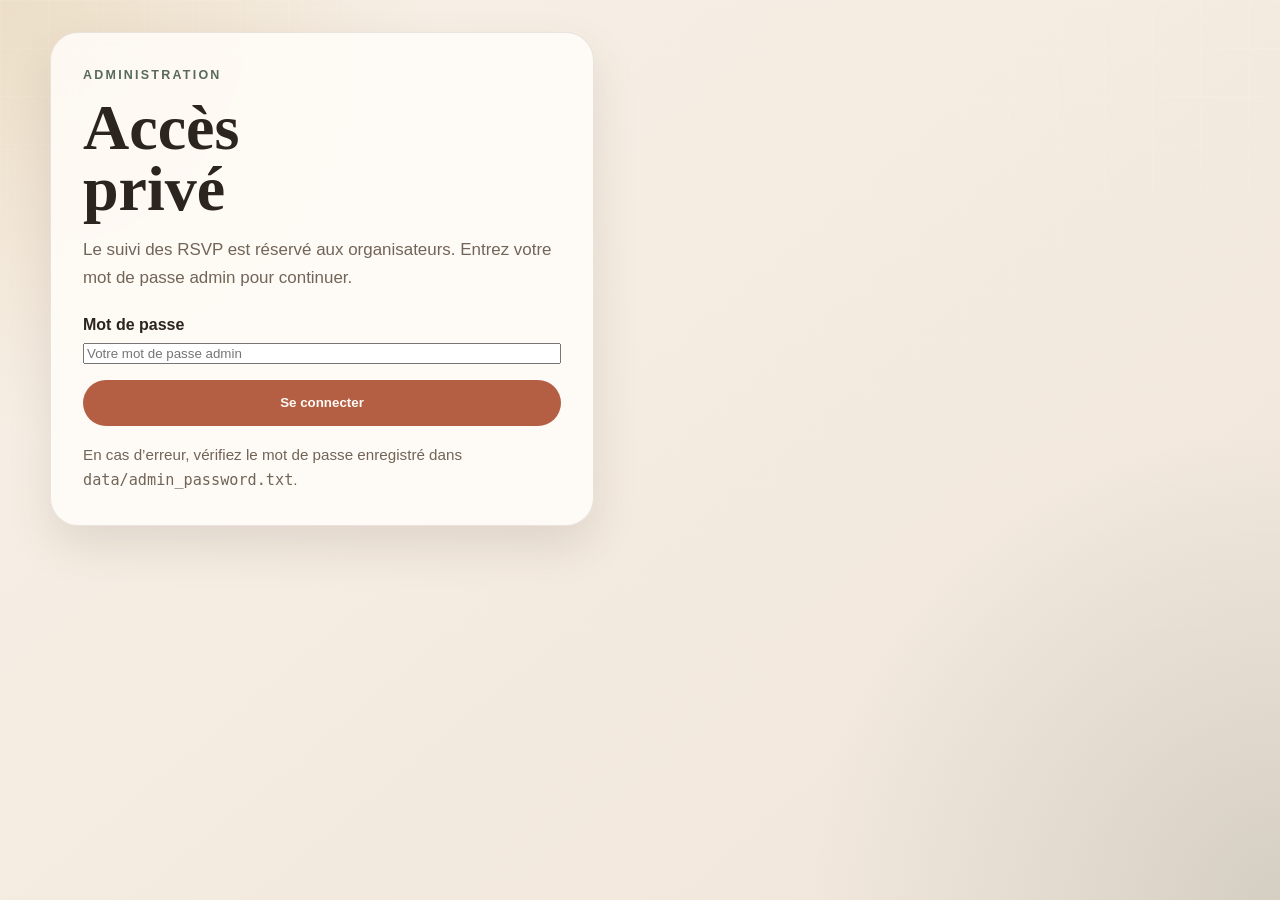
<file: static/login.html>
<!DOCTYPE html>
<html lang="fr">
  <head>
    <meta charset="UTF-8" />
    <meta name="viewport" content="width=device-width, initial-scale=1.0" />
    <title>Connexion Admin RSVP</title>
    <link rel="stylesheet" href="/static/styles.css" />
  </head>
  <body class="page page-auth">
    <div class="backdrop"></div>
    <main class="layout auth-layout">
      <section class="card auth-card">
        <p class="eyebrow">Administration</p>
        <h1>Accès privé</h1>
        <p class="lead auth-lead">
          Le suivi des RSVP est réservé aux organisateurs. Entrez votre mot de passe admin pour continuer.
        </p>

        <form class="auth-form" method="post" action="/admin/login">
          <label>
            Mot de passe
            <input type="password" name="password" placeholder="Votre mot de passe admin" required />
          </label>
          <button class="button button-primary" type="submit">Se connecter</button>
        </form>

        <p class="auth-help">
          En cas d’erreur, vérifiez le mot de passe enregistré dans <code>data/admin_password.txt</code>.
        </p>
      </section>
    </main>
  </body>
</html>
</file>
<file: static/styles.css>
:root {
  --bg: #f6efe6;
  --bg-soft: rgba(255, 250, 245, 0.78);
  --surface: rgba(255, 252, 247, 0.88);
  --surface-strong: #fffaf2;
  --text: #2c241f;
  --muted: #716458;
  --line: rgba(83, 62, 49, 0.12);
  --accent: #b45f44;
  --accent-deep: #8f4730;
  --sage: #576b59;
  --gold: #d0b27a;
  --shadow: 0 20px 45px rgba(76, 53, 40, 0.12);
  --radius: 28px;
  --radius-sm: 18px;
  --max-width: 1180px;
}

* {
  box-sizing: border-box;
}

html {
  scroll-behavior: smooth;
}

body {
  margin: 0;
  min-height: 100vh;
  font-family: "Avenir Next", "Trebuchet MS", sans-serif;
  color: var(--text);
  background:
    radial-gradient(circle at top left, rgba(208, 178, 122, 0.3), transparent 28%),
    radial-gradient(circle at bottom right, rgba(87, 107, 89, 0.18), transparent 30%),
    linear-gradient(140deg, #f8f1e8 0%, #f0e5d9 100%);
}

.backdrop {
  position: fixed;
  inset: 0;
  background-image:
    linear-gradient(rgba(255, 255, 255, 0.12) 1px, transparent 1px),
    linear-gradient(90deg, rgba(255, 255, 255, 0.12) 1px, transparent 1px);
  background-size: 48px 48px;
  mask-image: linear-gradient(to bottom, rgba(0, 0, 0, 0.8), transparent);
  pointer-events: none;
}

.layout {
  position: relative;
  z-index: 1;
  width: min(calc(100% - 2rem), var(--max-width));
  margin: 0 auto;
  padding: 2rem 0 4rem;
}

.card {
  background: var(--surface);
  border: 1px solid var(--line);
  border-radius: var(--radius);
  box-shadow: var(--shadow);
  backdrop-filter: blur(12px);
}

.hero,
.details,
.form-shell,
.dashboard-header,
.table-card {
  padding: 2rem;
}

.hero {
  overflow: hidden;
  position: relative;
}

.hero::after {
  content: "";
  position: absolute;
  width: 320px;
  height: 320px;
  border-radius: 50%;
  top: -120px;
  right: -80px;
  background: radial-gradient(circle, rgba(180, 95, 68, 0.18), transparent 68%);
}

.page-home .layout {
  display: grid;
  grid-template-columns: 1.1fr 0.9fr;
  gap: 1.5rem;
}

.details {
  align-self: start;
}

.form-shell {
  grid-column: 1 / -1;
}

.eyebrow {
  margin: 0 0 0.8rem;
  letter-spacing: 0.18em;
  text-transform: uppercase;
  color: var(--sage);
  font-size: 0.78rem;
  font-weight: 700;
}

h1,
h2,
h3 {
  margin: 0;
  font-family: "Georgia", "Times New Roman", serif;
  font-weight: 600;
}

h1 {
  font-size: clamp(2.6rem, 5vw, 5rem);
  line-height: 0.95;
  max-width: 8ch;
}

h2 {
  font-size: clamp(1.7rem, 3vw, 2.5rem);
  margin-bottom: 0.7rem;
}

h3 {
  font-size: 1.1rem;
  margin-bottom: 0.35rem;
}

p {
  margin: 0;
  line-height: 1.65;
}

.lead {
  margin-top: 1rem;
  max-width: 42rem;
  font-size: 1.06rem;
  color: var(--muted);
}

.hero-grid,
.feature-grid,
.stats-grid,
.program-grid {
  display: grid;
  gap: 1rem;
}

.hero-grid {
  margin-top: 1.75rem;
  grid-template-columns: repeat(2, minmax(0, 1fr));
}

.feature-grid {
  margin-top: 1.5rem;
  grid-template-columns: repeat(3, minmax(0, 1fr));
}

.program-grid {
  margin-top: 1.5rem;
  grid-template-columns: 1fr;
}

.feature-grid article,
.program-card,
.stat-card {
  padding: 1.15rem;
  border-radius: var(--radius-sm);
  background: var(--surface-strong);
  border: 1px solid var(--line);
}

.program-card {
  display: flex;
  flex-direction: column;
  gap: 0.75rem;
}

.program-day {
  color: var(--accent);
  font-size: 0.78rem;
  font-weight: 700;
  letter-spacing: 0.16em;
  text-transform: uppercase;
}

.program-item {
  display: grid;
  grid-template-columns: auto 1fr;
  gap: 0.75rem;
  align-items: start;
}

.program-time {
  min-width: 3.6rem;
  color: var(--sage);
  font-weight: 700;
}

.label {
  display: block;
  margin-bottom: 0.3rem;
  font-size: 0.9rem;
  color: var(--muted);
}

.hero strong,
.stat-card strong {
  font-size: 1.08rem;
}

.hero-actions,
.form-actions,
.table-header,
.dashboard-actions {
  display: flex;
  align-items: center;
  justify-content: space-between;
  gap: 1rem;
}

.hero-actions {
  margin-top: 1.8rem;
  justify-content: flex-start;
  flex-wrap: wrap;
}

.button {
  display: inline-flex;
  align-items: center;
  justify-content: center;
  padding: 0.9rem 1.3rem;
  border-radius: 999px;
  border: 1px solid transparent;
  text-decoration: none;
  font-weight: 700;
  transition:
    transform 160ms ease,
    border-color 160ms ease,
    background 160ms ease;
  cursor: pointer;
}

.button:hover {
  transform: translateY(-1px);
}

.button-primary,
.button-secondary {
  background: var(--accent);
  color: #fffaf5;
}

.button-primary:hover,
.button-secondary:hover {
  background: var(--accent-deep);
}

.button-ghost {
  color: var(--sage);
  border-color: rgba(87, 107, 89, 0.25);
  background: rgba(255, 255, 255, 0.35);
}

.form-header {
  max-width: 44rem;
  margin-bottom: 1.5rem;
}

.page-auth .layout {
  display: block;
}

.auth-layout {
  min-height: 100vh;
  display: grid;
  place-items: center;
}

.auth-card {
  width: min(100%, 34rem);
  padding: 2rem;
}

.auth-lead {
  margin-bottom: 1.5rem;
}

.auth-form {
  display: grid;
  gap: 1rem;
}

.auth-form label {
  display: flex;
  flex-direction: column;
  gap: 0.55rem;
  font-weight: 700;
}

.auth-help {
  margin-top: 1rem;
  color: var(--muted);
  font-size: 0.95rem;
}

.page-thank-you .layout {
  display: block;
}

.thank-you-layout {
  min-height: 100vh;
  display: grid;
  place-items: center;
}

.thank-you-card {
  width: min(100%, 52rem);
  padding: 2.5rem;
  position: relative;
  overflow: hidden;
}

.thank-you-card::after {
  content: "";
  position: absolute;
  inset: auto -5rem -5rem auto;
  width: 18rem;
  height: 18rem;
  border-radius: 50%;
  background: radial-gradient(circle, rgba(180, 95, 68, 0.16), transparent 68%);
  pointer-events: none;
}

.thank-you-lead {
  max-width: 38rem;
}

.thank-you-grid {
  display: grid;
  grid-template-columns: repeat(3, minmax(0, 1fr));
  gap: 1rem;
  margin-top: 1.75rem;
}

.thank-you-panel {
  padding: 1.15rem;
  border-radius: var(--radius-sm);
  border: 1px solid var(--line);
  background: var(--surface-strong);
}

.thank-you-panel strong {
  display: block;
  font-size: 1.1rem;
  font-family: "Georgia", "Times New Roman", serif;
}

.thank-you-note {
  margin-top: 1.5rem;
  padding: 1.2rem 1.3rem;
  border-radius: var(--radius-sm);
  border: 1px solid rgba(180, 95, 68, 0.16);
  background: linear-gradient(135deg, rgba(255, 255, 255, 0.52), rgba(255, 250, 245, 0.9));
  max-width: 42rem;
}

.rsvp-form {
  display: grid;
  grid-template-columns: repeat(2, minmax(0, 1fr));
  gap: 1rem;
}

.rsvp-form label,
.attendance-group {
  display: flex;
  flex-direction: column;
  gap: 0.55rem;
}

.rsvp-form label,
.attendance-group legend {
  font-weight: 700;
}

.rsvp-form input,
.rsvp-form textarea {
  width: 100%;
  padding: 0.95rem 1rem;
  border-radius: 18px;
  border: 1px solid rgba(87, 107, 89, 0.18);
  background: rgba(255, 255, 255, 0.86);
  color: var(--text);
  font: inherit;
}

.rsvp-form textarea {
  resize: vertical;
}

.attendance-group {
  grid-column: 1 / -1;
  padding: 1rem;
  border: 1px solid var(--line);
  border-radius: var(--radius-sm);
  background: rgba(255, 255, 255, 0.5);
}

.attendance-group legend {
  padding: 0 0.25rem;
}

.choice {
  flex-direction: row;
  align-items: center;
  font-weight: 500;
}

.choice input {
  width: auto;
}

.rsvp-form label:has(textarea),
.form-actions {
  grid-column: 1 / -1;
}

.form-feedback {
  min-height: 1.5rem;
  color: var(--muted);
}

.form-feedback[data-state="success"] {
  color: var(--sage);
}

.form-feedback[data-state="error"] {
  color: #a23f3f;
}

.page-dashboard .layout {
  display: grid;
  gap: 1.5rem;
}

.dashboard-actions {
  justify-content: flex-end;
  flex-wrap: wrap;
}

.dashboard-actions form {
  margin: 0;
}

.stats-grid {
  grid-template-columns: repeat(4, minmax(0, 1fr));
}

.stat-card strong {
  display: block;
  margin-top: 0.3rem;
  font-size: clamp(2rem, 4vw, 3rem);
  font-family: "Georgia", "Times New Roman", serif;
}

.table-wrapper {
  overflow-x: auto;
  margin-top: 1.25rem;
}

table {
  width: 100%;
  border-collapse: collapse;
}

th,
td {
  padding: 1rem;
  text-align: left;
  border-bottom: 1px solid var(--line);
  vertical-align: top;
}

th {
  font-size: 0.85rem;
  letter-spacing: 0.06em;
  text-transform: uppercase;
  color: var(--muted);
}

.status {
  display: inline-flex;
  align-items: center;
  padding: 0.35rem 0.7rem;
  border-radius: 999px;
  font-weight: 700;
  font-size: 0.85rem;
}

.status-yes {
  background: rgba(87, 107, 89, 0.15);
  color: var(--sage);
}

.status-no {
  background: rgba(180, 95, 68, 0.15);
  color: var(--accent-deep);
}

.status-maybe {
  background: rgba(208, 178, 122, 0.22);
  color: #7e6228;
}

@media (max-width: 960px) {
  .page-home .layout,
  .rsvp-form,
  .feature-grid,
  .thank-you-grid,
  .program-grid,
  .stats-grid {
    grid-template-columns: 1fr;
  }

  .hero-grid {
    grid-template-columns: 1fr;
  }
}

@media (max-width: 720px) {
  .layout {
    width: min(calc(100% - 1rem), var(--max-width));
    padding: 1rem 0 2rem;
  }

  .hero,
  .details,
  .form-shell,
  .thank-you-card,
  .dashboard-header,
  .table-card {
    padding: 1.35rem;
    border-radius: 22px;
  }

  .hero-actions,
  .form-actions,
  .table-header,
  .dashboard-actions {
    flex-direction: column;
    align-items: flex-start;
  }

  th,
  td {
    padding: 0.8rem 0.65rem;
  }
}
</file>
